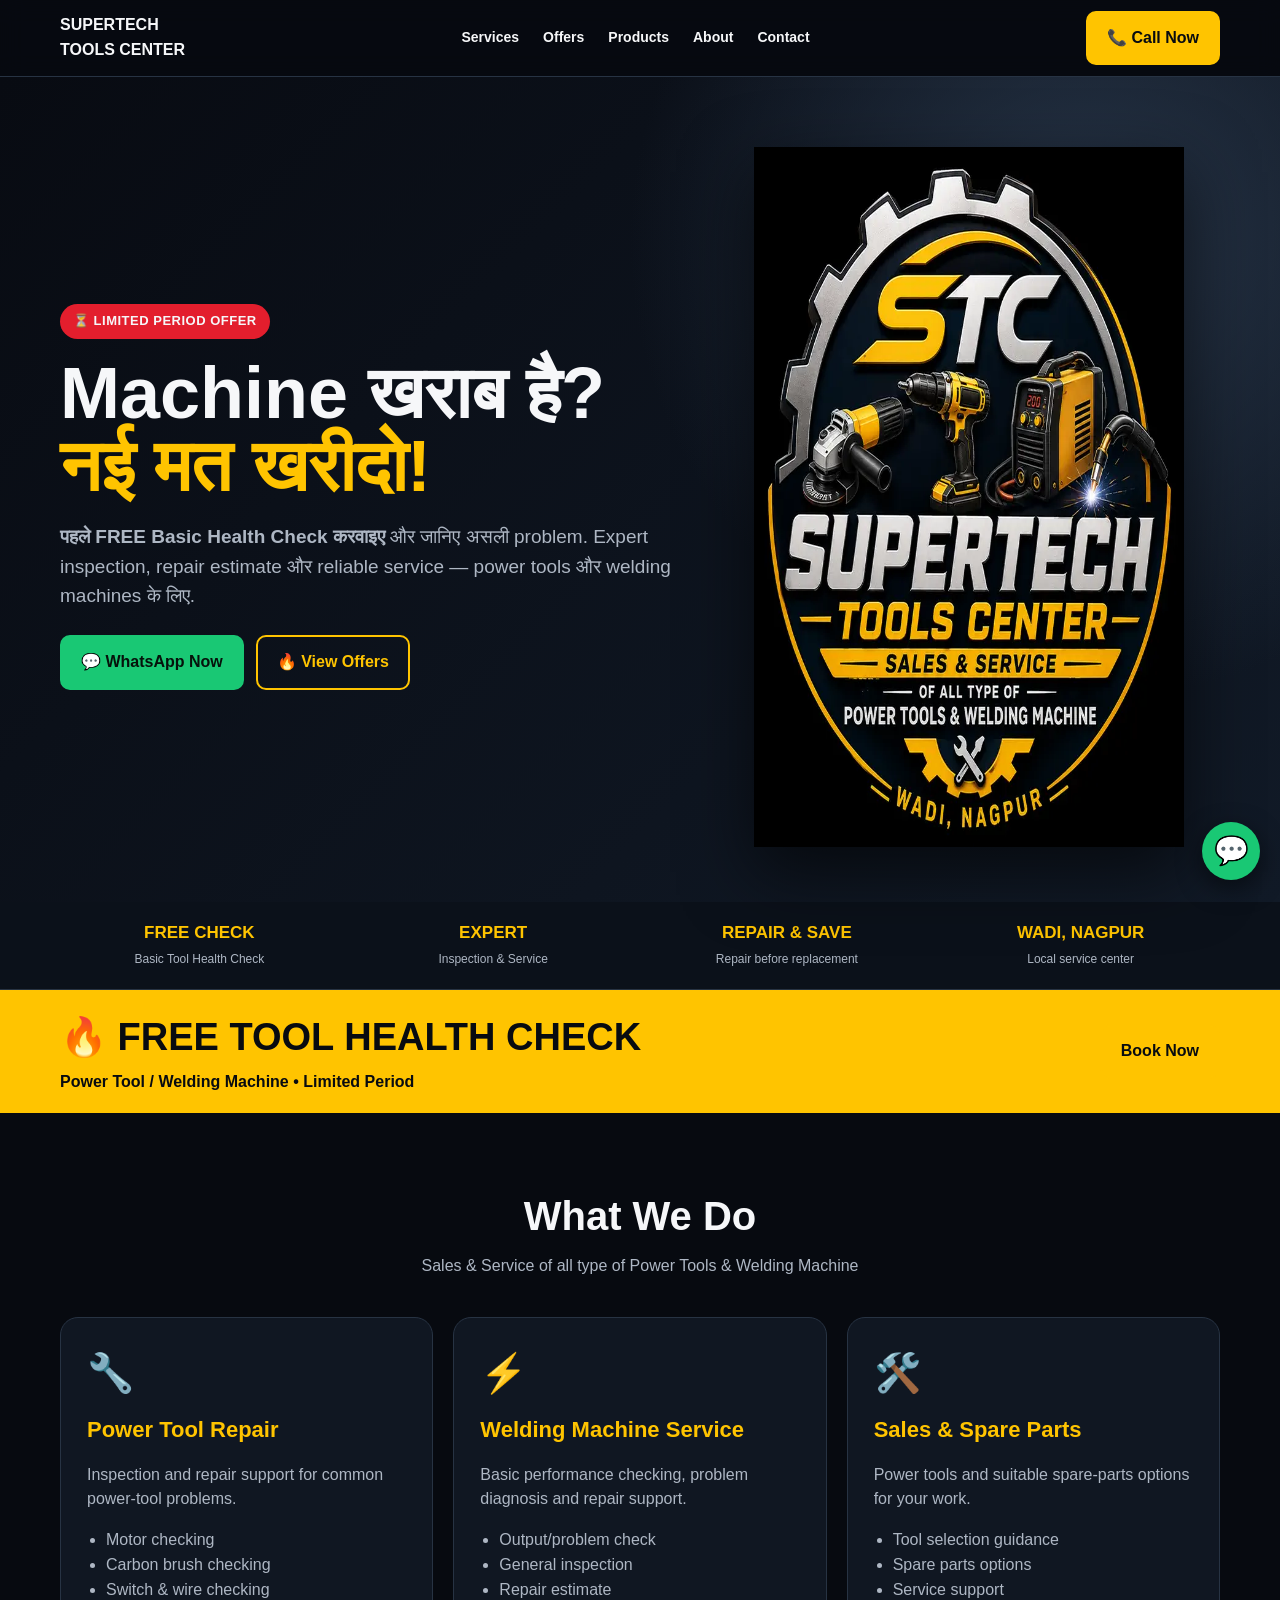
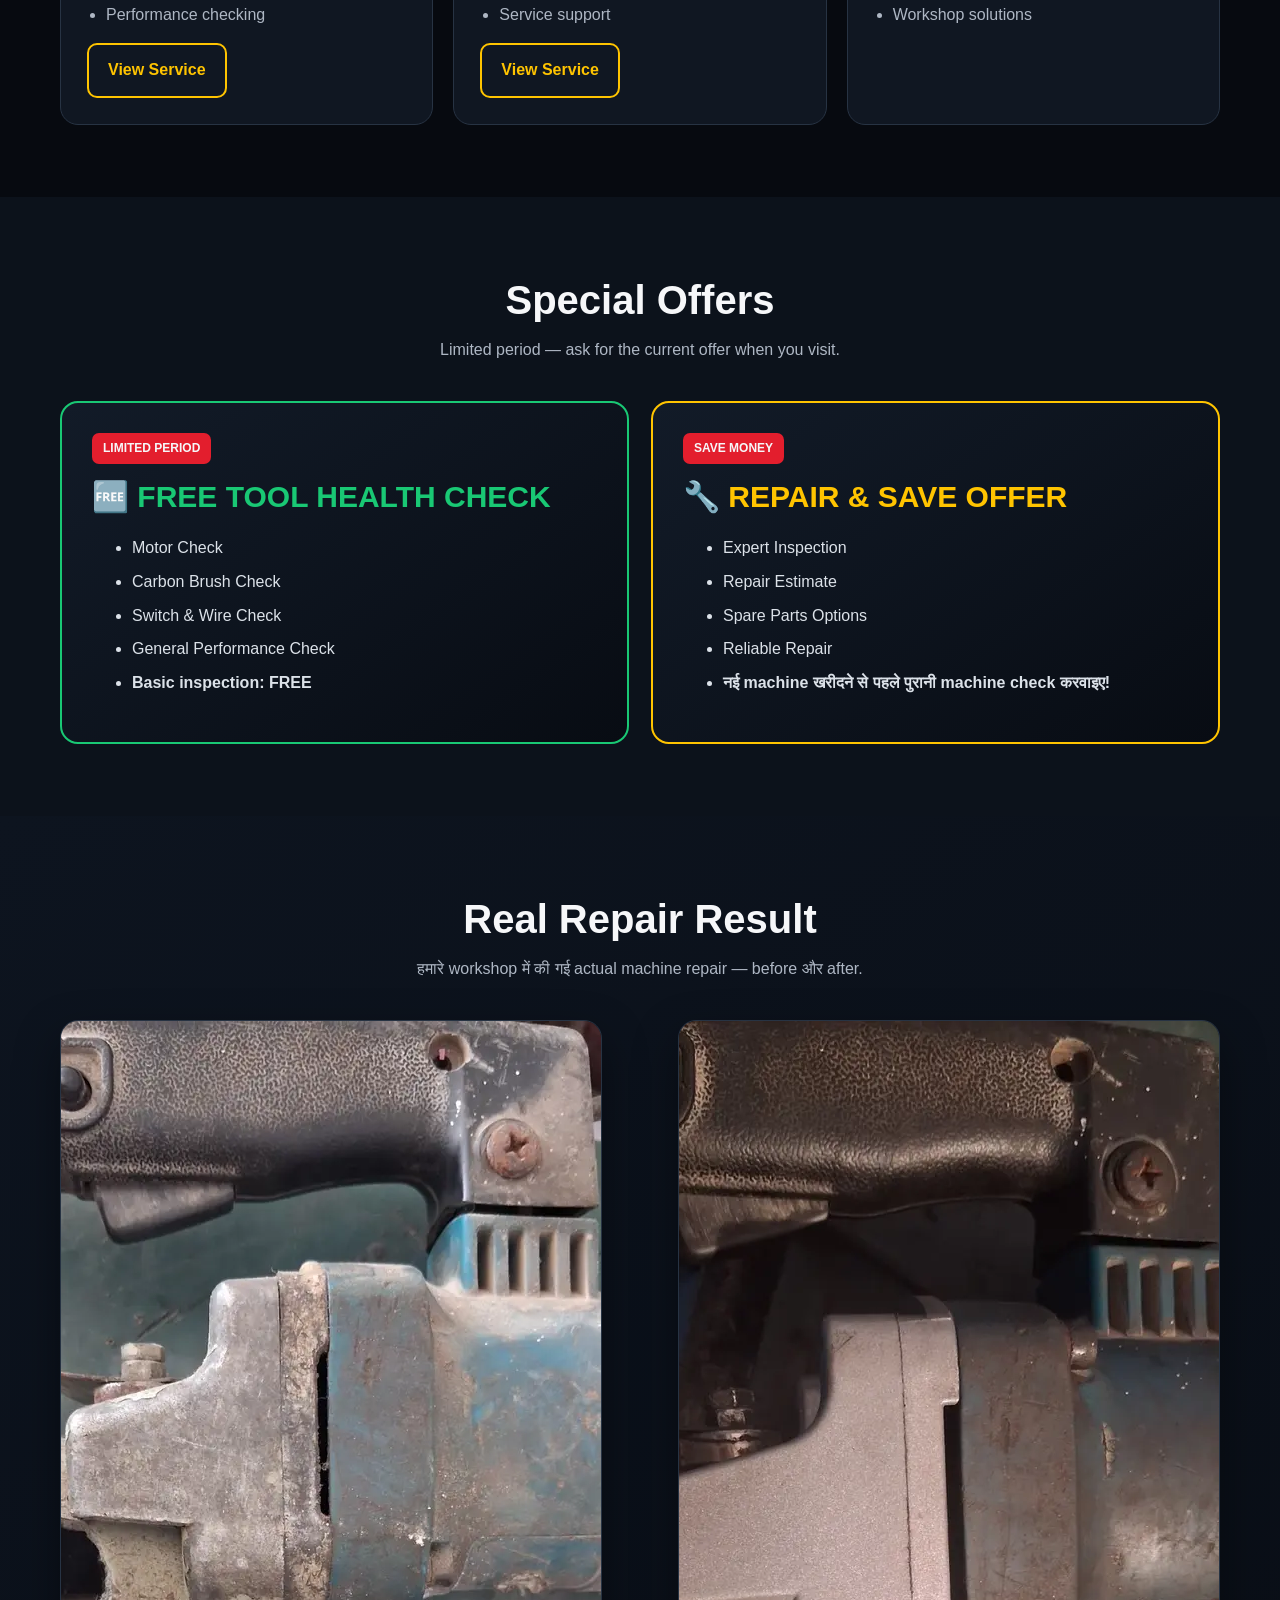
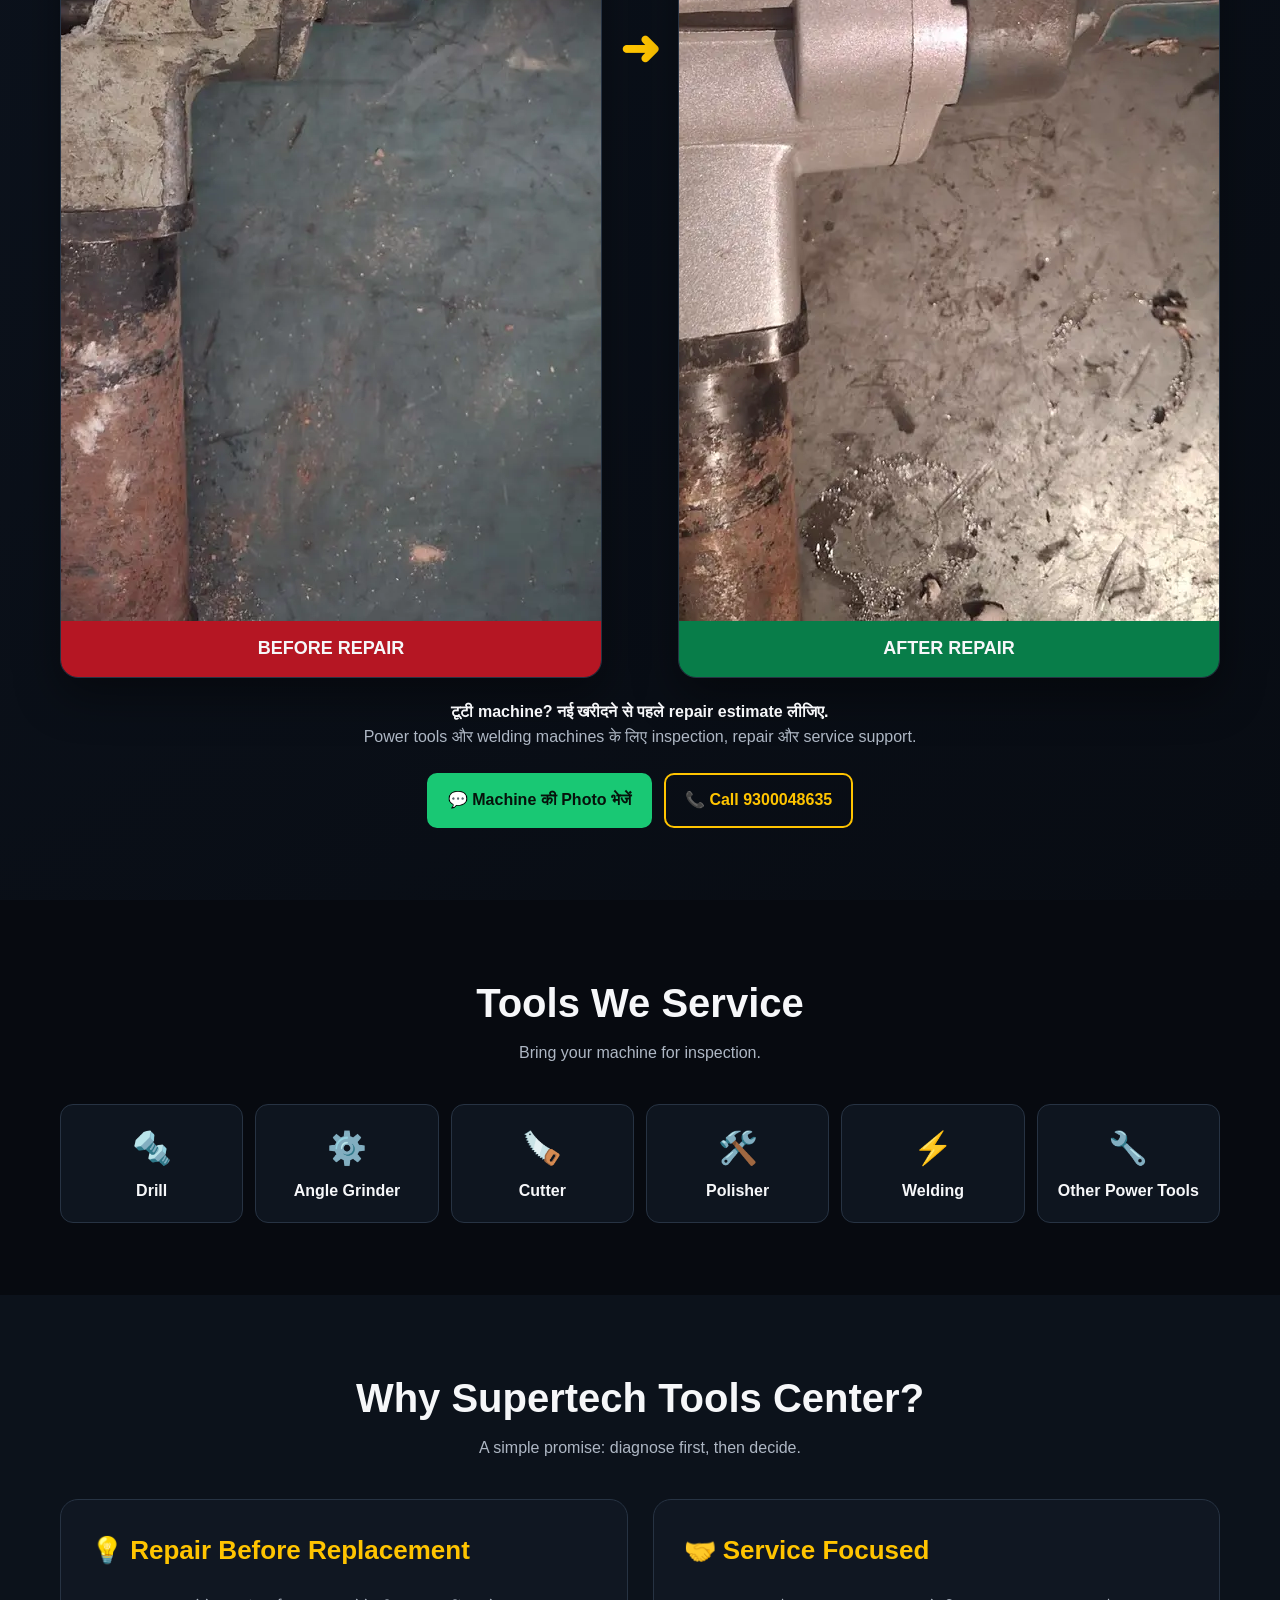
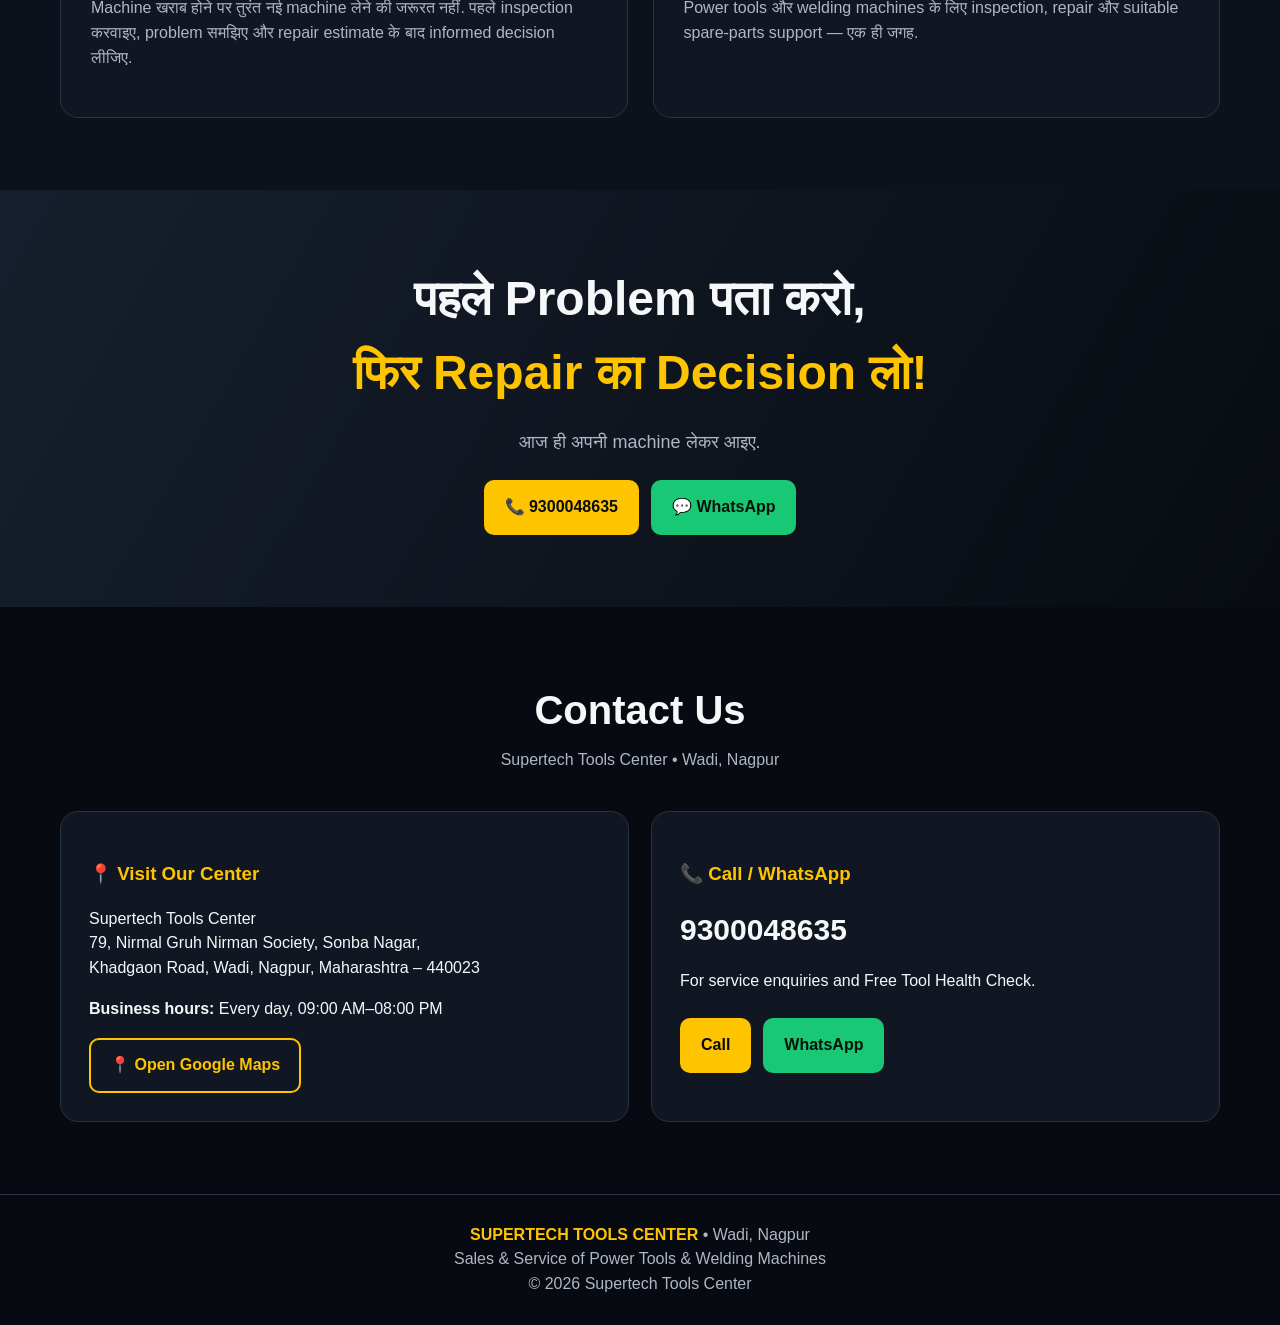
<file: index.html>
<!doctype html>
<html lang="en">
<head>
<meta charset="utf-8">
<meta name="viewport" content="width=device-width,initial-scale=1">
<meta name="robots" content="index, follow">
<link rel="canonical" href="https://supertechtoolscenter.in/">
<title>Power Tool Repair & Welding Machine Service in Wadi, Nagpur | Supertech Tools Center</title>
<meta name="description" content="Supertech Tools Center in Wadi, Nagpur offers power tool repair, welding machine service, sales and spare parts. Call or WhatsApp 9300048635 for a Free Tool Health Check.">
<meta name="theme-color" content="#070a10">
<meta property="og:type" content="website">
<meta property="og:locale" content="en_IN">
<meta property="og:site_name" content="Supertech Tools Center">
<meta property="og:title" content="Power Tool Repair & Welding Machine Service in Wadi, Nagpur">
<meta property="og:description" content="Power tool and welding machine sales, repair and service in Sonba Nagar, Wadi, Nagpur. Call or WhatsApp 9300048635.">
<meta property="og:url" content="https://supertechtoolscenter.in/">
<meta property="og:image" content="https://supertechtoolscenter.in/assets/social-card.jpg">
<meta property="og:image:width" content="1200">
<meta property="og:image:height" content="1200">
<meta property="og:image:alt" content="Supertech Tools Center — Power Tool and Welding Machine Service">
<meta name="twitter:card" content="summary_large_image">
<meta name="twitter:title" content="Supertech Tools Center | Wadi, Nagpur">
<meta name="twitter:description" content="Power tool and welding machine sales, repair and service. Call or WhatsApp 9300048635.">
<meta name="twitter:image" content="https://supertechtoolscenter.in/assets/social-card.jpg">
<link rel="icon" href="/assets/logo.webp" type="image/webp">
<style>
:root{--bg:#070a10;--card:#101722;--gold:#ffc400;--red:#e31e2d;--text:#f6f7f9;--muted:#aeb7c4;--line:#273343;--green:#19c874}
*{box-sizing:border-box}html{scroll-behavior:smooth}body{margin:0;background:var(--bg);color:var(--text);font-family:Inter,Arial,sans-serif;line-height:1.55}a{text-decoration:none;color:inherit}.wrap{width:min(1160px,92%);margin:auto}
header{position:sticky;top:0;z-index:50;background:rgba(7,10,16,.94);backdrop-filter:blur(12px);border-bottom:1px solid var(--line)}.nav{height:76px;display:flex;align-items:center;justify-content:space-between;gap:20px}.brand{display:flex;align-items:center;gap:12px;font-weight:900}.brand img{width:55px;height:55px;object-fit:contain}.brand span{font-size:16px}nav{display:flex;gap:24px;font-weight:800;font-size:14px}nav a:hover{color:var(--gold)}.btn{display:inline-flex;align-items:center;justify-content:center;padding:13px 19px;border-radius:10px;background:var(--gold);color:#080b10;font-weight:900;border:2px solid var(--gold);cursor:pointer}.btn.dark{background:transparent;color:var(--gold)}.btn.whatsapp{background:var(--green);border-color:var(--green);color:#06120b}
.hero{padding:70px 0 55px;background:radial-gradient(circle at 85% 20%,#273548 0,transparent 36%),linear-gradient(135deg,#080b12,#111a27)}.grid2{display:grid;grid-template-columns:1.1fr .9fr;gap:45px;align-items:center}.pill{display:inline-block;background:var(--red);padding:7px 13px;border-radius:999px;font-weight:900;font-size:13px;letter-spacing:.5px}h1{font-size:clamp(40px,6vw,72px);line-height:1.02;margin:18px 0}.gold{color:var(--gold)}.hero p{font-size:19px;color:var(--muted);max-width:680px}.actions{display:flex;gap:12px;flex-wrap:wrap;margin-top:24px}.hero img{width:min(430px,100%);display:block;margin:auto;filter:drop-shadow(0 25px 35px #0009)}
.trust{padding:18px 0;border-bottom:1px solid var(--line);background:#0b111a}.trustrow{display:grid;grid-template-columns:repeat(4,1fr);gap:15px;text-align:center}.trustrow strong{display:block;color:var(--gold);font-size:17px}.trustrow span{font-size:12px;color:var(--muted)}
.offerbar{background:var(--gold);color:#080b10;padding:18px 0}.offerbar .inner{display:flex;align-items:center;justify-content:space-between;gap:20px}.offerbar h2{margin:0;font-size:clamp(23px,4vw,38px)}.offerbar p{margin:3px 0 0;font-weight:800}
section{padding:72px 0}.title{text-align:center;margin-bottom:38px}.title h2{font-size:40px;margin:0 0 7px}.title p{color:var(--muted);margin:0}
.cards{display:grid;grid-template-columns:repeat(3,1fr);gap:20px}.card{background:var(--card);border:1px solid var(--line);border-radius:18px;padding:26px;transition:.2s}.card:hover{transform:translateY(-4px);border-color:#4a5b70}.ico{font-size:38px}.card h3{color:var(--gold);font-size:22px;margin:10px 0 7px}.card p,.card li{color:var(--muted)}.card ul{padding-left:19px}
.offers{display:grid;grid-template-columns:1fr 1fr;gap:22px}.offer{padding:30px;border-radius:18px;background:linear-gradient(145deg,#121b28,#080c13);border:2px solid var(--gold)}.offer.free{border-color:var(--green)}.offer h3{font-size:30px;color:var(--gold);margin:0 0 12px}.offer.free h3{color:var(--green)}.offer li{margin:9px 0;color:#dce2e9}.limited{display:inline-block;background:var(--red);padding:6px 11px;border-radius:7px;font-weight:900;font-size:12px;margin-bottom:10px}
.products{display:grid;grid-template-columns:repeat(6,1fr);gap:12px}.product{background:#0e151f;border:1px solid var(--line);border-radius:13px;padding:19px 10px;text-align:center;font-weight:800}.product b{font-size:32px;display:block;margin-bottom:5px}
.repair-proof{background:linear-gradient(145deg,#0d141f,#080c13)}.repair-grid{display:grid;grid-template-columns:1fr auto 1fr;gap:18px;align-items:center}.repair-shot{margin:0;background:var(--card);border:1px solid var(--line);border-radius:18px;overflow:hidden;box-shadow:0 18px 45px #0006}.repair-shot img{display:block;width:100%;aspect-ratio:3/4;object-fit:cover}.repair-shot figcaption{padding:14px 16px;font-weight:900;font-size:18px;text-align:center}.repair-shot.before figcaption{background:#b51623}.repair-shot.after figcaption{background:#087d49}.repair-arrow{font-size:48px;color:var(--gold);font-weight:900}.repair-note{text-align:center;color:var(--muted);margin:22px auto 0;max-width:760px}.repair-note strong{color:var(--text)}
.about{background:#0c121b}.aboutbox{display:grid;grid-template-columns:1fr 1fr;gap:25px;align-items:stretch}.aboutbox>div{background:var(--card);border:1px solid var(--line);border-radius:18px;padding:30px}.aboutbox h3{color:var(--gold);font-size:26px;margin-top:0}.aboutbox p{color:var(--muted)}
.cta{text-align:center;background:linear-gradient(120deg,#161f2d,#080c12)}.cta h2{font-size:clamp(30px,5vw,48px);margin:0 0 8px}.cta p{color:var(--muted);font-size:18px}
.contact{display:grid;grid-template-columns:1fr 1fr;gap:22px}.contact .box{background:var(--card);border:1px solid var(--line);border-radius:18px;padding:28px}.contact h3{color:var(--gold)}.number{font-size:30px;font-weight:900}
footer{padding:28px 0;border-top:1px solid var(--line);text-align:center;color:var(--muted)}footer strong{color:var(--gold)}
.float-wa{position:fixed;right:20px;bottom:20px;z-index:100;width:58px;height:58px;border-radius:50%;display:flex;align-items:center;justify-content:center;background:var(--green);font-size:28px;box-shadow:0 8px 25px #0008}
@media(max-width:850px){nav{display:none}.grid2,.aboutbox,.contact,.offers{grid-template-columns:1fr}.cards{grid-template-columns:1fr}.products{grid-template-columns:repeat(2,1fr)}.trustrow{grid-template-columns:repeat(2,1fr)}.offerbar .inner{flex-direction:column;text-align:center}.hero{padding-top:45px}.repair-grid{grid-template-columns:1fr}.repair-arrow{transform:rotate(90deg);text-align:center;line-height:1}.repair-shot img{aspect-ratio:4/3}.repair-shot.before img{object-position:center 42%}.repair-shot.after img{object-position:center 35%}}
</style>
<script type="application/ld+json">
{
  "@context":"https://schema.org",
  "@type":"LocalBusiness",
  "name":"Supertech Tools Center",
  "description":"Sales and service of power tools and welding machines in Wadi, Nagpur.",
  "telephone":"+91-9300048635",
  "url":"https://supertechtoolscenter.in/",
  "image":"https://supertechtoolscenter.in/assets/logo.webp",
  "address":{"@type":"PostalAddress","streetAddress":"79, Nirmal Gruh Nirman Society, Sonba Nagar, Khadgaon Road","addressLocality":"Wadi","addressRegion":"Maharashtra","postalCode":"440023","addressCountry":"IN"},
  "openingHoursSpecification":{"@type":"OpeningHoursSpecification","dayOfWeek":["Monday","Tuesday","Wednesday","Thursday","Friday","Saturday","Sunday"],"opens":"09:00","closes":"20:00"},
  "areaServed":["Wadi","Nagpur"]
}
</script>
</head>
<body>
<header><div class="wrap nav">
<a class="brand" href="#"><span>SUPERTECH<br>TOOLS CENTER</span></a>
<nav><a href="#services">Services</a><a href="#offers">Offers</a><a href="#products">Products</a><a href="#about">About</a><a href="#contact">Contact</a></nav>
<a class="btn" href="tel:+919300048635">📞 Call Now</a>
</div></header>

<main>
<section class="hero"><div class="wrap grid2">
<div><span class="pill">⏳ LIMITED PERIOD OFFER</span>
<h1>Machine खराब है?<br><span class="gold">नई मत खरीदो!</span></h1>
<p><b>पहले FREE Basic Health Check करवाइए</b> और जानिए असली problem. Expert inspection, repair estimate और reliable service — power tools और welding machines के लिए.</p>
<div class="actions"><a class="btn whatsapp" href="https://wa.me/919300048635?text=Hello%20Supertech%20Tools%20Center,%20I%20want%20a%20Free%20Tool%20Health%20Check.">💬 WhatsApp Now</a><a class="btn dark" href="#offers">🔥 View Offers</a></div>
</div>
<img src="assets/logo.webp" alt="Supertech Tools Center logo — power tools and welding machine sales and service" width="700" height="700" loading="eager" decoding="async" fetchpriority="high">
</div></section>

<div class="trust"><div class="wrap trustrow"><div><strong>FREE CHECK</strong><span>Basic Tool Health Check</span></div><div><strong>EXPERT</strong><span>Inspection & Service</span></div><div><strong>REPAIR & SAVE</strong><span>Repair before replacement</span></div><div><strong>WADI, NAGPUR</strong><span>Local service center</span></div></div></div>

<div class="offerbar"><div class="wrap inner"><div><h2>🔥 FREE TOOL HEALTH CHECK</h2><p>Power Tool / Welding Machine • Limited Period</p></div><a class="btn" href="https://wa.me/919300048635?text=Book%20my%20Free%20Tool%20Health%20Check">Book Now</a></div></div>

<section id="services"><div class="wrap"><div class="title"><h2>What We Do</h2><p>Sales & Service of all type of Power Tools & Welding Machine</p></div>
<div class="cards">
<div class="card"><div class="ico">🔧</div><h3><a href="/power-tool-repair-wadi/">Power Tool Repair</a></h3><p>Inspection and repair support for common power-tool problems.</p><ul><li>Motor checking</li><li>Carbon brush checking</li><li>Switch & wire checking</li><li>Performance checking</li></ul><a class="btn dark" href="/power-tool-repair-wadi/">View Service</a></div>
<div class="card"><div class="ico">⚡</div><h3><a href="/welding-machine-repair-nagpur/">Welding Machine Service</a></h3><p>Basic performance checking, problem diagnosis and repair support.</p><ul><li>Output/problem check</li><li>General inspection</li><li>Repair estimate</li><li>Service support</li></ul><a class="btn dark" href="/welding-machine-repair-nagpur/">View Service</a></div>
<div class="card"><div class="ico">🛠️</div><h3>Sales & Spare Parts</h3><p>Power tools and suitable spare-parts options for your work.</p><ul><li>Tool selection guidance</li><li>Spare parts options</li><li>Service support</li><li>Workshop solutions</li></ul></div>
</div></div></section>

<section id="offers" class="about"><div class="wrap"><div class="title"><h2>Special Offers</h2><p>Limited period — ask for the current offer when you visit.</p></div>
<div class="offers">
<div class="offer free"><span class="limited">LIMITED PERIOD</span><h3>🆓 FREE TOOL HEALTH CHECK</h3><ul><li>Motor Check</li><li>Carbon Brush Check</li><li>Switch & Wire Check</li><li>General Performance Check</li><li><b>Basic inspection: FREE</b></li></ul></div>
<div class="offer"><span class="limited">SAVE MONEY</span><h3>🔧 REPAIR & SAVE OFFER</h3><ul><li>Expert Inspection</li><li>Repair Estimate</li><li>Spare Parts Options</li><li>Reliable Repair</li><li><b>नई machine खरीदने से पहले पुरानी machine check करवाइए!</b></li></ul></div>
</div></div></section>

<section class="repair-proof" id="repair-results"><div class="wrap"><div class="title"><h2>Real Repair Result</h2><p>हमारे workshop में की गई actual machine repair — before और after.</p></div>
<div class="repair-grid">
<figure class="repair-shot before"><img src="assets/repair-before.webp" alt="Damaged power tool before repair at Supertech Tools Center in Wadi, Nagpur" width="900" height="1200" loading="lazy" decoding="async"><figcaption>BEFORE REPAIR</figcaption></figure>
<div class="repair-arrow" aria-hidden="true">➜</div>
<figure class="repair-shot after"><img src="assets/repair-after.webp" alt="Power tool after housing repair at Supertech Tools Center in Wadi, Nagpur" width="900" height="1200" loading="lazy" decoding="async"><figcaption>AFTER REPAIR</figcaption></figure>
</div>
<p class="repair-note"><strong>टूटी machine? नई खरीदने से पहले repair estimate लीजिए.</strong><br>Power tools और welding machines के लिए inspection, repair और service support.</p>
<div class="actions" style="justify-content:center"><a class="btn whatsapp" href="https://wa.me/919300048635?text=Hello%20Supertech%20Tools%20Center,%20I%20want%20to%20get%20my%20machine%20checked.">💬 Machine की Photo भेजें</a><a class="btn dark" href="tel:+919300048635">📞 Call 9300048635</a></div>
</div></section>

<section id="products"><div class="wrap"><div class="title"><h2>Tools We Service</h2><p>Bring your machine for inspection.</p></div>
<div class="products"><div class="product"><b>🔩</b>Drill</div><a class="product" href="/angle-grinder-repair-wadi/"><b>⚙️</b>Angle Grinder</a><div class="product"><b>🪚</b>Cutter</div><div class="product"><b>🛠️</b>Polisher</div><div class="product"><b>⚡</b>Welding</div><div class="product"><b>🔧</b>Other Power Tools</div></div></div></section>

<section id="about" class="about"><div class="wrap"><div class="title"><h2>Why Supertech Tools Center?</h2><p>A simple promise: diagnose first, then decide.</p></div>
<div class="aboutbox"><div><h3>💡 Repair Before Replacement</h3><p>Machine खराब होने पर तुरंत नई machine लेने की जरूरत नहीं. पहले inspection करवाइए, problem समझिए और repair estimate के बाद informed decision लीजिए.</p></div><div><h3>🤝 Service Focused</h3><p>Power tools और welding machines के लिए inspection, repair और suitable spare-parts support — एक ही जगह.</p></div></div></div></section>

<section class="cta"><div class="wrap"><h2>पहले Problem पता करो,<br><span class="gold">फिर Repair का Decision लो!</span></h2><p>आज ही अपनी machine लेकर आइए.</p><div class="actions" style="justify-content:center"><a class="btn" href="tel:+919300048635">📞 9300048635</a><a class="btn whatsapp" href="https://wa.me/919300048635">💬 WhatsApp</a></div></div></section>

<section id="contact"><div class="wrap"><div class="title"><h2>Contact Us</h2><p>Supertech Tools Center • Wadi, Nagpur</p></div>
<div class="contact"><div class="box"><h3>📍 Visit Our Center</h3><p>Supertech Tools Center<br>79, Nirmal Gruh Nirman Society, Sonba Nagar,<br>Khadgaon Road, Wadi, Nagpur, Maharashtra – 440023</p><p><b>Business hours:</b> Every day, 09:00 AM–08:00 PM</p><a class="btn dark" href="https://www.google.com/maps/search/?api=1&query=Supertech%20Tools%20Center%2079%20Nirmal%20Gruh%20Nirman%20Society%20Sonba%20Nagar%20Khadgaon%20Road%20Wadi%20Nagpur%20440023">📍 Open Google Maps</a></div>
<div class="box"><h3>📞 Call / WhatsApp</h3><div class="number">9300048635</div><p>For service enquiries and Free Tool Health Check.</p><div class="actions"><a class="btn" href="tel:+919300048635">Call</a><a class="btn whatsapp" href="https://wa.me/919300048635">WhatsApp</a></div></div></div></div></section>
</main>

<a class="float-wa" href="https://wa.me/919300048635" aria-label="WhatsApp">💬</a>
<footer><div class="wrap"><strong>SUPERTECH TOOLS CENTER</strong> • Wadi, Nagpur<br>Sales & Service of Power Tools & Welding Machines<br>© 2026 Supertech Tools Center</div></footer>
</body></html>
</file>
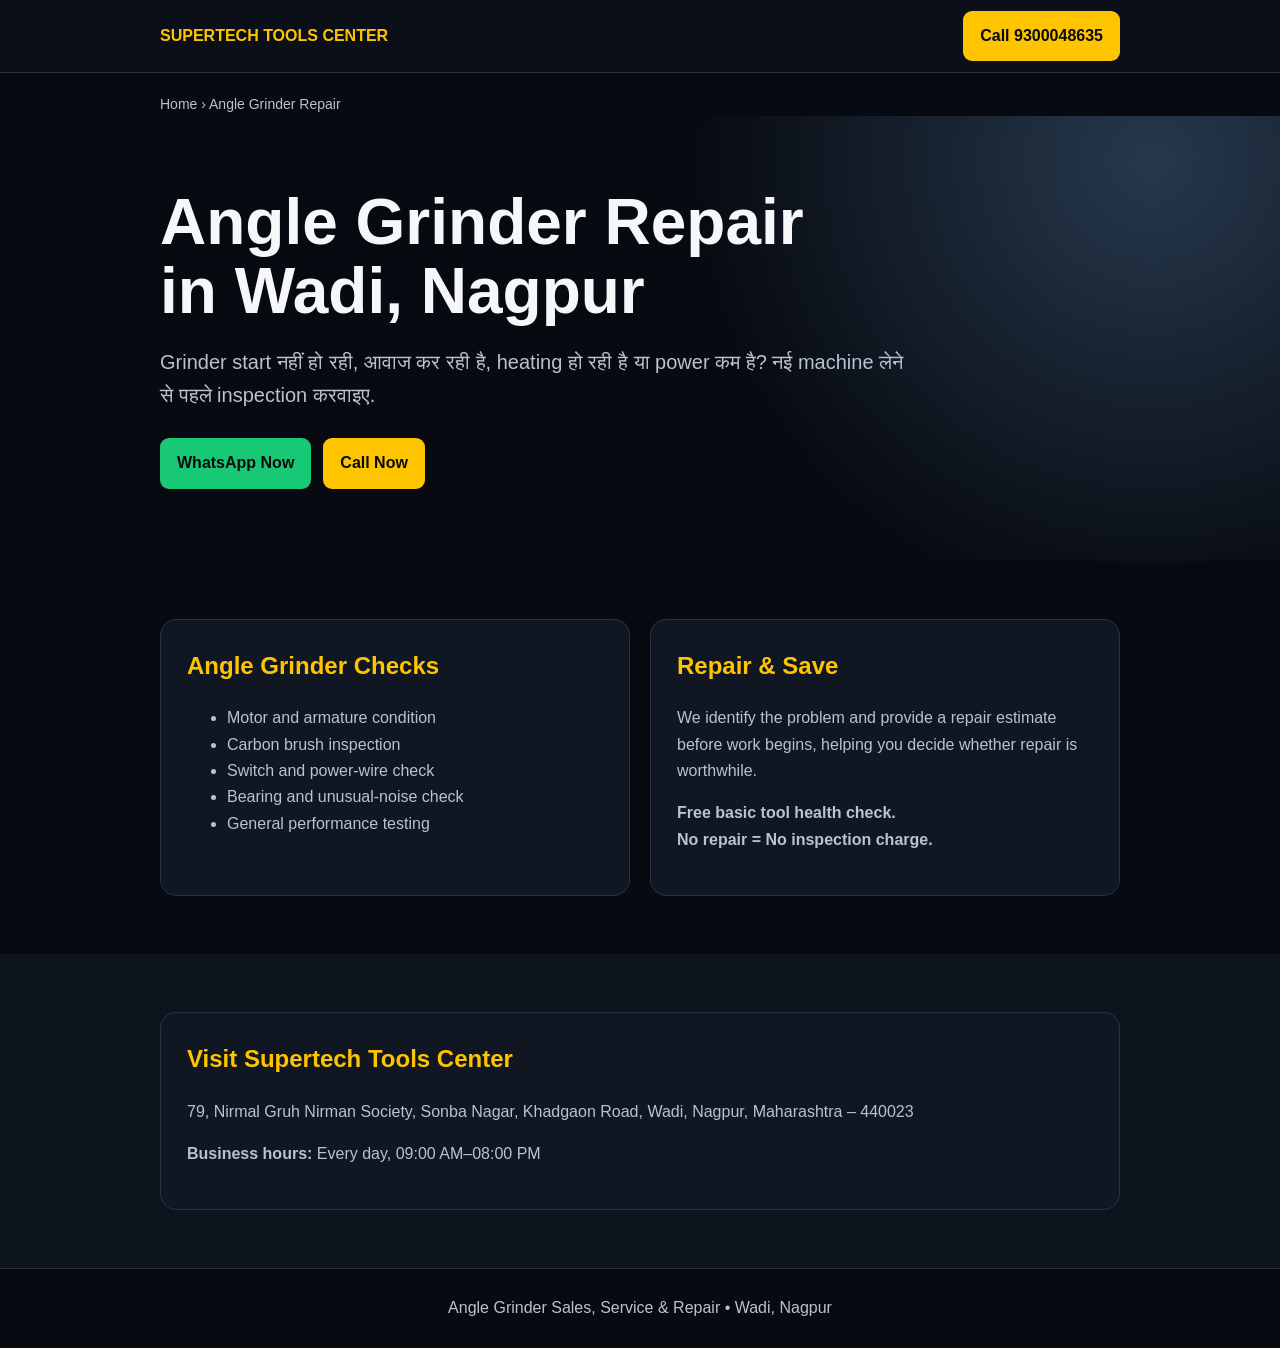
<file: angle-grinder-repair-wadi/index.html>
<!doctype html><html lang="en"><head><meta charset="utf-8"><meta name="viewport" content="width=device-width,initial-scale=1"><meta name="robots" content="index, follow"><title>Angle Grinder Repair in Wadi, Nagpur | Supertech Tools Center</title><meta name="description" content="Angle grinder repair in Wadi, Nagpur. Motor, carbon brush, switch, wiring and bearing checks. Free basic tool health check. Call 9300048635."><link rel="canonical" href="https://supertechtoolscenter.in/angle-grinder-repair-wadi/"><meta property="og:title" content="Angle Grinder Repair in Wadi, Nagpur"><meta property="og:description" content="Angle grinder inspection and repair support at Supertech Tools Center. Call 9300048635."><meta property="og:url" content="https://supertechtoolscenter.in/angle-grinder-repair-wadi/"><meta property="og:type" content="website"><link rel="stylesheet" href="/service-page.css"><script type="application/ld+json">{"@context":"https://schema.org","@type":"Service","name":"Angle Grinder Repair in Wadi","serviceType":"Angle grinder inspection and repair","provider":{"@type":"LocalBusiness","name":"Supertech Tools Center","telephone":"+91-9300048635","url":"https://supertechtoolscenter.in/","address":{"@type":"PostalAddress","streetAddress":"79, Nirmal Gruh Nirman Society, Sonba Nagar, Khadgaon Road","addressLocality":"Wadi","addressRegion":"Maharashtra","postalCode":"440023","addressCountry":"IN"}},"areaServed":["Wadi","Nagpur"]}</script></head><body><header><div class="wrap nav"><a class="brand" href="/">SUPERTECH TOOLS CENTER</a><a class="btn" href="tel:+919300048635">Call 9300048635</a></div></header><main><div class="wrap breadcrumb"><a href="/">Home</a> › Angle Grinder Repair</div><section class="hero"><div class="wrap"><h1>Angle Grinder Repair<br>in Wadi, Nagpur</h1><p class="lead">Grinder start नहीं हो रही, आवाज कर रही है, heating हो रही है या power कम है? नई machine लेने से पहले inspection करवाइए.</p><div class="actions"><a class="btn wa" href="https://wa.me/919300048635?text=I%20need%20angle%20grinder%20repair%20in%20Wadi">WhatsApp Now</a><a class="btn" href="tel:+919300048635">Call Now</a></div></div></section><section><div class="wrap grid"><article class="card"><h2>Angle Grinder Checks</h2><ul><li>Motor and armature condition</li><li>Carbon brush inspection</li><li>Switch and power-wire check</li><li>Bearing and unusual-noise check</li><li>General performance testing</li></ul></article><article class="card"><h2>Repair & Save</h2><p>We identify the problem and provide a repair estimate before work begins, helping you decide whether repair is worthwhile.</p><p><strong>Free basic tool health check.<br>No repair = No inspection charge.</strong></p></article></div></section><section class="nap"><div class="wrap card"><h2>Visit Supertech Tools Center</h2><p>79, Nirmal Gruh Nirman Society, Sonba Nagar, Khadgaon Road, Wadi, Nagpur, Maharashtra – 440023</p><p><strong>Business hours:</strong> Every day, 09:00 AM–08:00 PM</p></div></section></main><footer><div class="wrap">Angle Grinder Sales, Service & Repair • Wadi, Nagpur</div></footer></body></html>
</file>
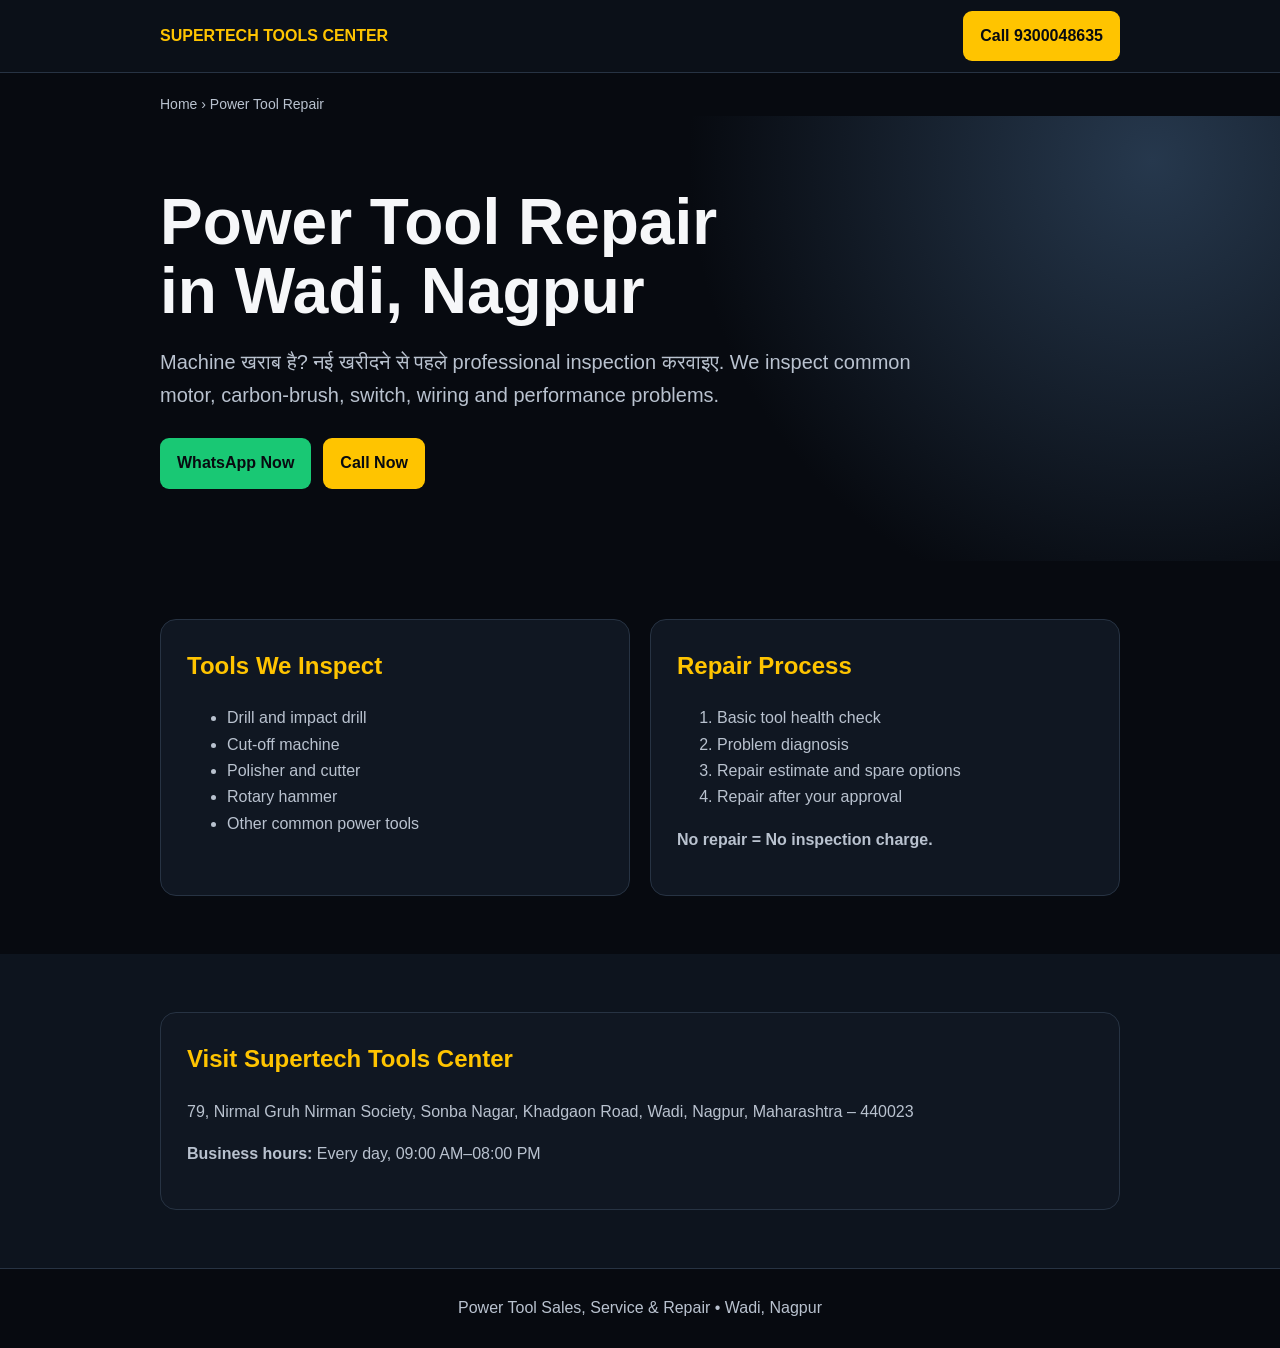
<file: power-tool-repair-wadi/index.html>
<!doctype html><html lang="en"><head><meta charset="utf-8"><meta name="viewport" content="width=device-width,initial-scale=1"><meta name="robots" content="index, follow"><title>Power Tool Repair in Wadi, Nagpur | Supertech Tools Center</title><meta name="description" content="Power tool repair in Wadi, Nagpur for drills, cutters, polishers and other tools. Free basic tool health check. Call or WhatsApp 9300048635."><link rel="canonical" href="https://supertechtoolscenter.in/power-tool-repair-wadi/"><meta property="og:title" content="Power Tool Repair in Wadi, Nagpur"><meta property="og:description" content="Inspection, repair estimate and spare-parts support at Supertech Tools Center. Call 9300048635."><meta property="og:url" content="https://supertechtoolscenter.in/power-tool-repair-wadi/"><meta property="og:type" content="website"><link rel="stylesheet" href="/service-page.css"><script type="application/ld+json">{"@context":"https://schema.org","@type":"Service","name":"Power Tool Repair in Wadi","serviceType":"Power tool inspection and repair","provider":{"@type":"LocalBusiness","name":"Supertech Tools Center","telephone":"+91-9300048635","url":"https://supertechtoolscenter.in/","address":{"@type":"PostalAddress","streetAddress":"79, Nirmal Gruh Nirman Society, Sonba Nagar, Khadgaon Road","addressLocality":"Wadi","addressRegion":"Maharashtra","postalCode":"440023","addressCountry":"IN"}},"areaServed":["Wadi","Nagpur"]}</script></head><body><header><div class="wrap nav"><a class="brand" href="/">SUPERTECH TOOLS CENTER</a><a class="btn" href="tel:+919300048635">Call 9300048635</a></div></header><main><div class="wrap breadcrumb"><a href="/">Home</a> › Power Tool Repair</div><section class="hero"><div class="wrap"><h1>Power Tool Repair<br>in Wadi, Nagpur</h1><p class="lead">Machine खराब है? नई खरीदने से पहले professional inspection करवाइए. We inspect common motor, carbon-brush, switch, wiring and performance problems.</p><div class="actions"><a class="btn wa" href="https://wa.me/919300048635?text=I%20need%20power%20tool%20repair%20in%20Wadi">WhatsApp Now</a><a class="btn" href="tel:+919300048635">Call Now</a></div></div></section><section><div class="wrap grid"><article class="card"><h2>Tools We Inspect</h2><ul><li>Drill and impact drill</li><li>Cut-off machine</li><li>Polisher and cutter</li><li>Rotary hammer</li><li>Other common power tools</li></ul></article><article class="card"><h2>Repair Process</h2><ol><li>Basic tool health check</li><li>Problem diagnosis</li><li>Repair estimate and spare options</li><li>Repair after your approval</li></ol><p><strong>No repair = No inspection charge.</strong></p></article></div></section><section class="nap"><div class="wrap card"><h2>Visit Supertech Tools Center</h2><p>79, Nirmal Gruh Nirman Society, Sonba Nagar, Khadgaon Road, Wadi, Nagpur, Maharashtra – 440023</p><p><strong>Business hours:</strong> Every day, 09:00 AM–08:00 PM</p></div></section></main><footer><div class="wrap">Power Tool Sales, Service & Repair • Wadi, Nagpur</div></footer></body></html>
</file>
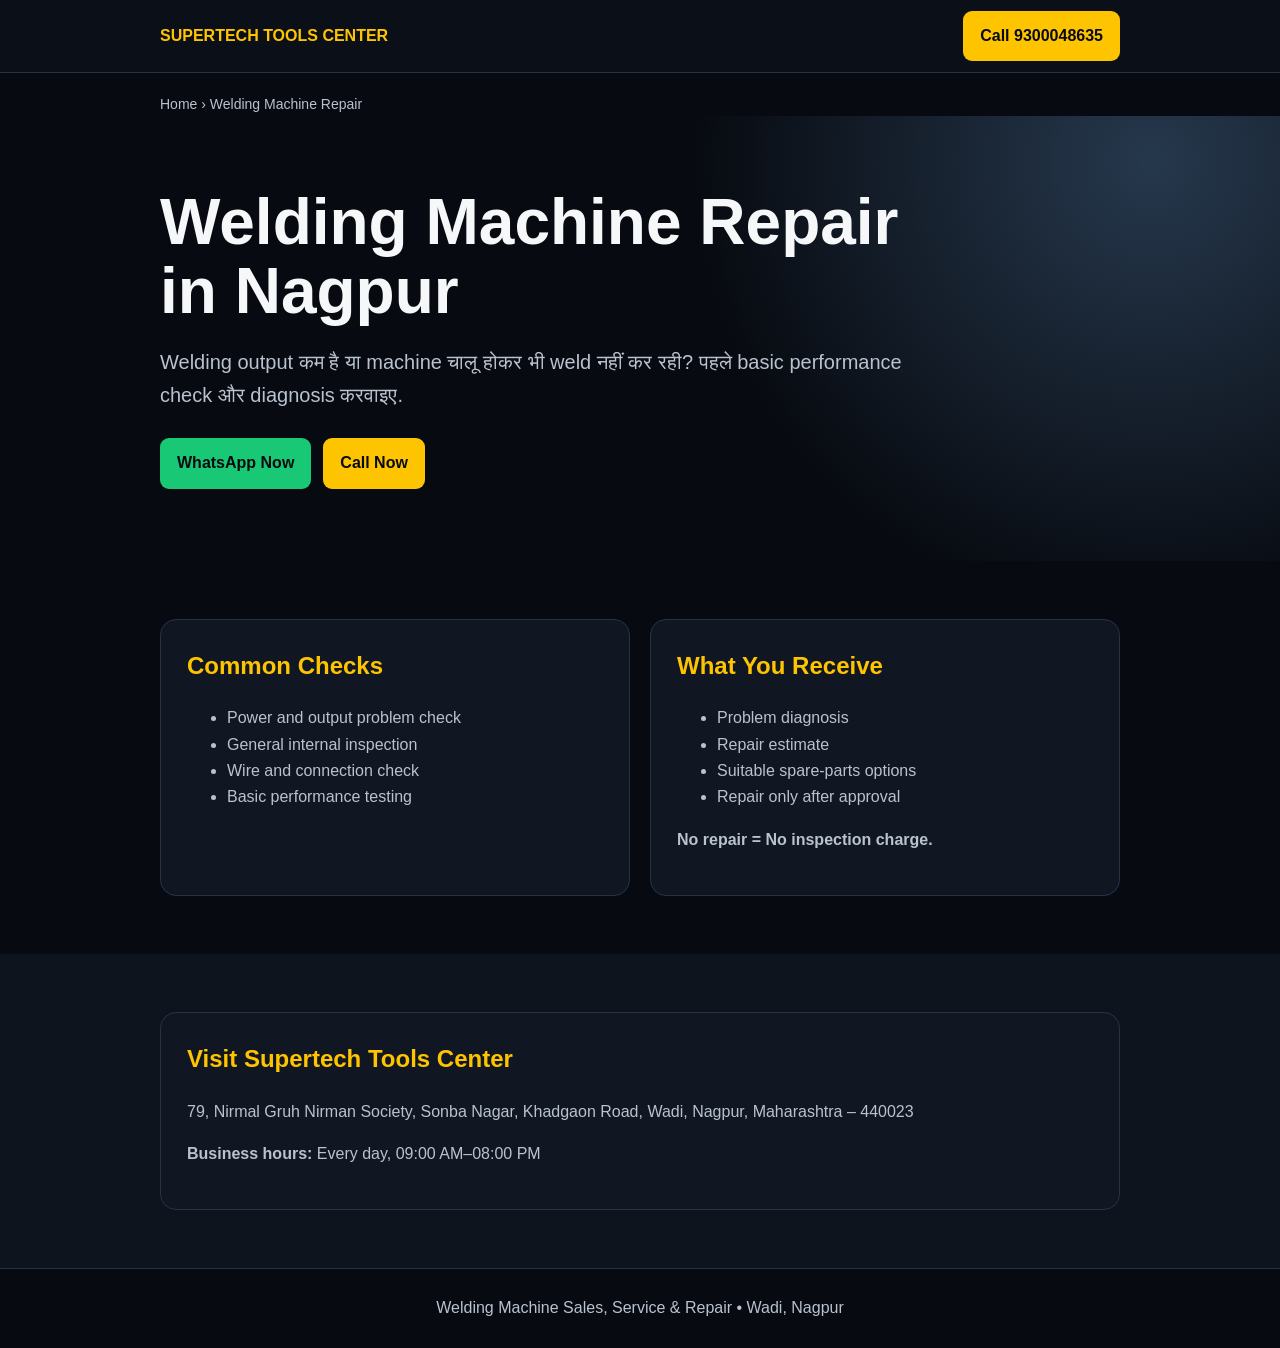
<file: welding-machine-repair-nagpur/index.html>
<!doctype html><html lang="en"><head><meta charset="utf-8"><meta name="viewport" content="width=device-width,initial-scale=1"><meta name="robots" content="index, follow"><title>Welding Machine Repair in Nagpur | Supertech Tools Center</title><meta name="description" content="Welding machine repair and basic performance checking in Wadi, Nagpur. Diagnosis, repair estimate and service support. Call 9300048635."><link rel="canonical" href="https://supertechtoolscenter.in/welding-machine-repair-nagpur/"><meta property="og:title" content="Welding Machine Repair in Nagpur"><meta property="og:description" content="Welding machine checking and repair support in Wadi, Nagpur. Call 9300048635."><meta property="og:url" content="https://supertechtoolscenter.in/welding-machine-repair-nagpur/"><meta property="og:type" content="website"><link rel="stylesheet" href="/service-page.css"><script type="application/ld+json">{"@context":"https://schema.org","@type":"Service","name":"Welding Machine Repair in Nagpur","serviceType":"Welding machine inspection and repair","provider":{"@type":"LocalBusiness","name":"Supertech Tools Center","telephone":"+91-9300048635","url":"https://supertechtoolscenter.in/","address":{"@type":"PostalAddress","streetAddress":"79, Nirmal Gruh Nirman Society, Sonba Nagar, Khadgaon Road","addressLocality":"Wadi","addressRegion":"Maharashtra","postalCode":"440023","addressCountry":"IN"}},"areaServed":["Wadi","Nagpur"]}</script></head><body><header><div class="wrap nav"><a class="brand" href="/">SUPERTECH TOOLS CENTER</a><a class="btn" href="tel:+919300048635">Call 9300048635</a></div></header><main><div class="wrap breadcrumb"><a href="/">Home</a> › Welding Machine Repair</div><section class="hero"><div class="wrap"><h1>Welding Machine Repair<br>in Nagpur</h1><p class="lead">Welding output कम है या machine चालू होकर भी weld नहीं कर रही? पहले basic performance check और diagnosis करवाइए.</p><div class="actions"><a class="btn wa" href="https://wa.me/919300048635?text=I%20need%20welding%20machine%20repair%20in%20Nagpur">WhatsApp Now</a><a class="btn" href="tel:+919300048635">Call Now</a></div></div></section><section><div class="wrap grid"><article class="card"><h2>Common Checks</h2><ul><li>Power and output problem check</li><li>General internal inspection</li><li>Wire and connection check</li><li>Basic performance testing</li></ul></article><article class="card"><h2>What You Receive</h2><ul><li>Problem diagnosis</li><li>Repair estimate</li><li>Suitable spare-parts options</li><li>Repair only after approval</li></ul><p><strong>No repair = No inspection charge.</strong></p></article></div></section><section class="nap"><div class="wrap card"><h2>Visit Supertech Tools Center</h2><p>79, Nirmal Gruh Nirman Society, Sonba Nagar, Khadgaon Road, Wadi, Nagpur, Maharashtra – 440023</p><p><strong>Business hours:</strong> Every day, 09:00 AM–08:00 PM</p></div></section></main><footer><div class="wrap">Welding Machine Sales, Service & Repair • Wadi, Nagpur</div></footer></body></html>
</file>
<file: service-page.css>
:root{--bg:#070a10;--card:#101722;--gold:#ffc400;--text:#f6f7f9;--muted:#b9c2cf;--line:#273343;--green:#19c874}*{box-sizing:border-box}body{margin:0;background:var(--bg);color:var(--text);font-family:Arial,sans-serif;line-height:1.65}a{color:inherit;text-decoration:none}.wrap{width:min(960px,92%);margin:auto}header{border-bottom:1px solid var(--line);background:#0b1018}.nav{min-height:72px;display:flex;align-items:center;justify-content:space-between;gap:20px}.brand{font-weight:900;color:var(--gold)}.btn{display:inline-block;padding:12px 17px;border-radius:9px;background:var(--gold);color:#080b10;font-weight:900}.btn.wa{background:var(--green)}.hero{padding:72px 0;background:radial-gradient(circle at 90% 10%,#26384d 0,transparent 38%)}h1{font-size:clamp(38px,7vw,64px);line-height:1.08;margin:0 0 18px}.lead{font-size:20px;color:var(--muted);max-width:760px}.actions{display:flex;gap:12px;flex-wrap:wrap;margin-top:26px}section{padding:58px 0}.grid{display:grid;grid-template-columns:repeat(2,1fr);gap:20px}.card{background:var(--card);border:1px solid var(--line);border-radius:16px;padding:26px}.card h2,.card h3{color:var(--gold);margin-top:0}.card p,.card li{color:var(--muted)}.nap{background:#0d141e}.breadcrumb{padding-top:20px;color:var(--muted);font-size:14px}footer{padding:26px 0;border-top:1px solid var(--line);color:var(--muted);text-align:center}@media(max-width:700px){.grid{grid-template-columns:1fr}.nav .btn{display:none}.hero{padding:48px 0}}
</file>
